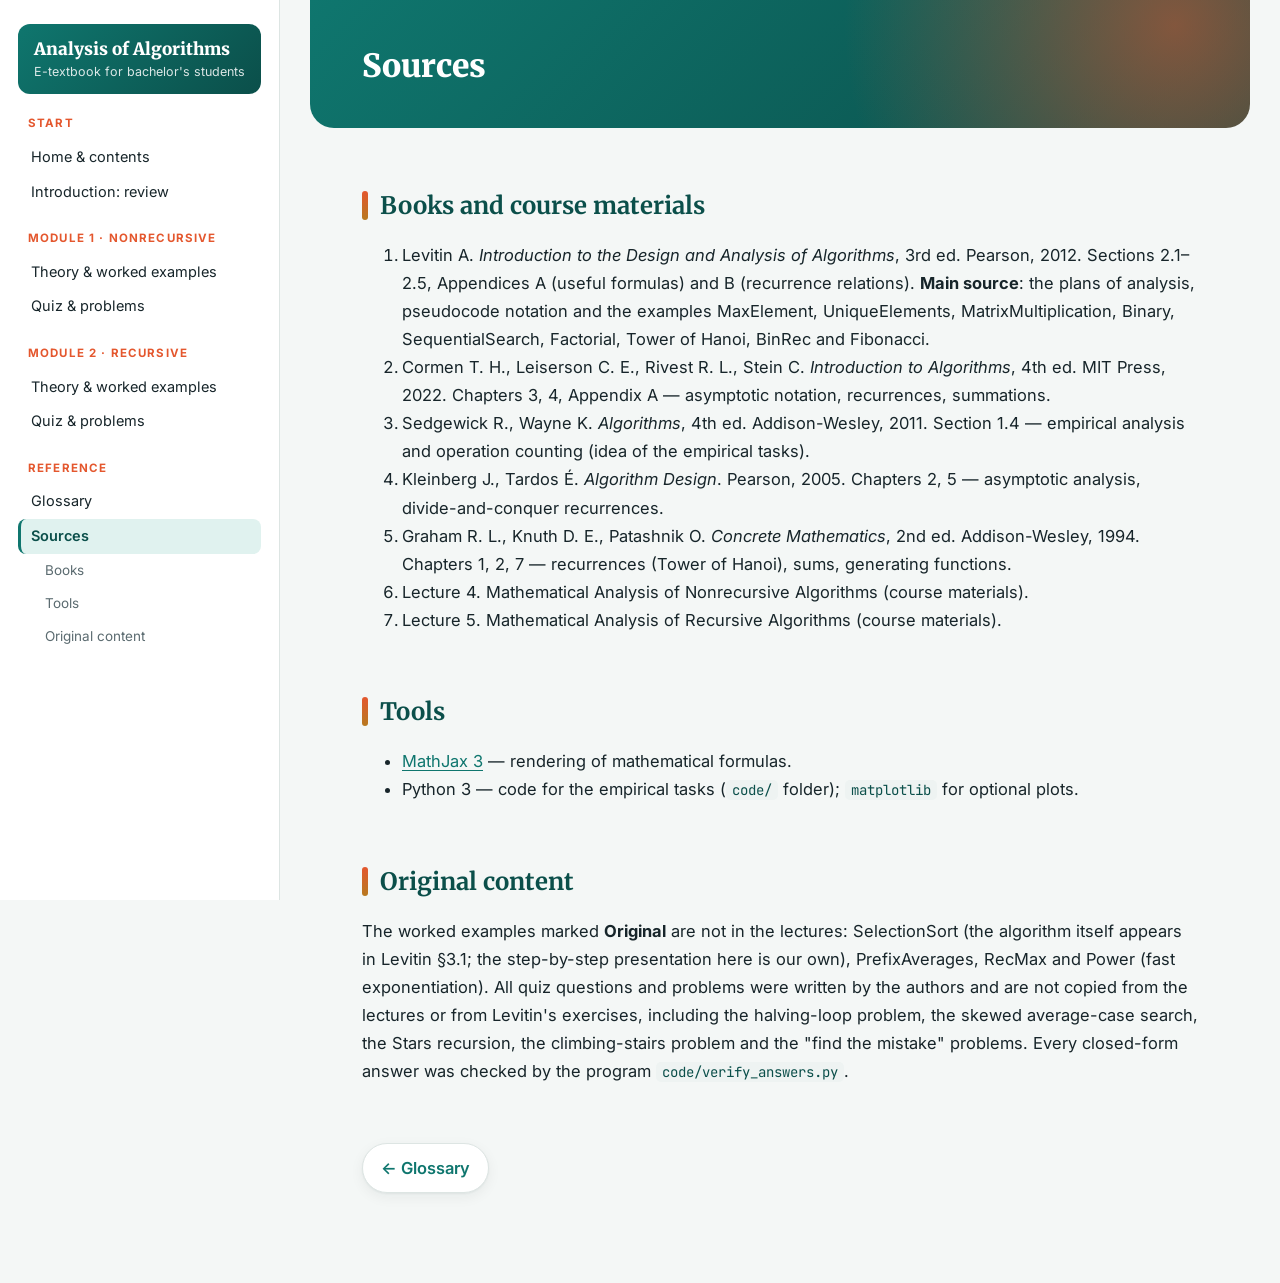
<file: sources.html>
<!DOCTYPE html>
<html lang="en">
<head>
<meta charset="utf-8">
<meta name="viewport" content="width=device-width, initial-scale=1">
<title>Sources — Analysis of Algorithms</title>
<link rel="stylesheet" href="assets/style.css">
<script defer src="assets/site.js"></script>
</head>
<body>
<div class="layout">
<main>

<h1>Sources</h1>

<h2 id="books" data-short="Books">Books and course materials</h2>
<ol>
<li>Levitin A. <i>Introduction to the Design and Analysis of Algorithms</i>, 3rd ed. Pearson, 2012. Sections 2.1–2.5, Appendices A (useful formulas) and B (recurrence relations). <b>Main source</b>: the plans of analysis, pseudocode notation and the examples MaxElement, UniqueElements, MatrixMultiplication, Binary, SequentialSearch, Factorial, Tower of Hanoi, BinRec and Fibonacci.</li>
<li>Cormen T. H., Leiserson C. E., Rivest R. L., Stein C. <i>Introduction to Algorithms</i>, 4th ed. MIT Press, 2022. Chapters 3, 4, Appendix A — asymptotic notation, recurrences, summations.</li>
<li>Sedgewick R., Wayne K. <i>Algorithms</i>, 4th ed. Addison-Wesley, 2011. Section 1.4 — empirical analysis and operation counting (idea of the empirical tasks).</li>
<li>Kleinberg J., Tardos É. <i>Algorithm Design</i>. Pearson, 2005. Chapters 2, 5 — asymptotic analysis, divide-and-conquer recurrences.</li>
<li>Graham R. L., Knuth D. E., Patashnik O. <i>Concrete Mathematics</i>, 2nd ed. Addison-Wesley, 1994. Chapters 1, 2, 7 — recurrences (Tower of Hanoi), sums, generating functions.</li>
<li>Lecture 4. Mathematical Analysis of Nonrecursive Algorithms (course materials).</li>
<li>Lecture 5. Mathematical Analysis of Recursive Algorithms (course materials).</li>
</ol>

<h2 id="tools" data-short="Tools">Tools</h2>
<ul>
<li><a href="https://www.mathjax.org/">MathJax 3</a> — rendering of mathematical formulas.</li>
<li>Python 3 — code for the empirical tasks (<code>code/</code> folder); <code>matplotlib</code> for optional plots.</li>
</ul>

<h2 id="original" data-short="Original content">Original content</h2>
<p>The worked examples marked <b>Original</b> are not in the lectures: SelectionSort (the algorithm itself appears in Levitin §3.1; the step-by-step presentation here is our own), PrefixAverages, RecMax and Power (fast exponentiation). All quiz questions and problems were written by the authors and are not copied from the lectures or from Levitin's exercises, including the halving-loop problem, the skewed average-case search, the Stars recursion, the climbing-stairs problem and the "find the mistake" problems. Every closed-form answer was checked by the program <code>code/verify_answers.py</code>.</p>

<div class="page-nav"></div>
</main>
</div>
</body>
</html>
</file>
<file: assets/style.css>
@import url("https://fonts.googleapis.com/css2?family=Inter:wght@400;500;600;700&family=Merriweather:wght@700;900&family=JetBrains+Mono:wght@400;600&display=swap");

:root {
  --bg: #f4f7f6;
  --panel: #ffffff;
  --ink: #17252a;
  --muted: #5b6b70;
  --accent: #0f766e;
  --accent-dark: #0b4f4a;
  --accent-soft: #e0f2ef;
  --coral: #e4572e;
  --coral-soft: #fdebe5;
  --gold: #b7791f;
  --gold-soft: #fdf4e3;
  --violet: #6d4bc4;
  --violet-soft: #f1edfb;
  --ok: #15803d;
  --ok-soft: #e4f6ea;
  --bad: #c2410c;
  --bad-soft: #fdece4;
  --border: #dde5e3;
  --code-bg: #eef3f2;
  --shadow: 0 1px 2px rgba(23, 37, 42, .05), 0 4px 14px rgba(23, 37, 42, .06);
  --radius: 14px;
  --sidebar-w: 280px;
}

* { box-sizing: border-box; }

html { scroll-behavior: smooth; }

body {
  margin: 0;
  font-family: "Inter", "Segoe UI", system-ui, -apple-system, Roboto, Arial, sans-serif;
  font-size: 16.5px;
  line-height: 1.7;
  color: var(--ink);
  background: var(--bg);
}

a { color: var(--accent); text-decoration-thickness: 1px; text-underline-offset: 3px; }
a:hover { color: var(--coral); }

::selection { background: #ffd8c9; }

.layout { display: flex; min-height: 100vh; }

/* ---------- sidebar ---------- */
.sidebar {
  width: var(--sidebar-w);
  flex-shrink: 0;
  background: var(--panel);
  border-right: 1px solid var(--border);
  padding: 24px 18px 40px;
  position: sticky;
  top: 0;
  height: 100vh;
  overflow-y: auto;
  font-size: 14.5px;
}
.sidebar .brand {
  display: block; margin-bottom: 18px; padding: 14px 16px; border-radius: 12px;
  background: linear-gradient(135deg, var(--accent) 0%, var(--accent-dark) 100%);
  color: #fff; text-decoration: none;
  font-family: "Merriweather", Georgia, serif; font-weight: 900; font-size: 17px; line-height: 1.3;
}
.sidebar .brand small { display: block; margin-top: 4px; font-family: "Inter", sans-serif; font-weight: 400; font-size: 12.5px; opacity: .85; }
.sidebar h4 {
  margin: 20px 0 6px; padding-left: 10px;
  font-size: 11.5px; font-weight: 700; text-transform: uppercase; letter-spacing: .1em; color: var(--coral);
}
.sidebar ul { list-style: none; padding: 0; margin: 0; }
.sidebar li a {
  display: block; padding: 5px 10px; border-radius: 8px;
  color: var(--ink); text-decoration: none; border-left: 3px solid transparent;
}
.sidebar li a:hover { background: var(--accent-soft); color: var(--accent-dark); }
.sidebar li a.active { background: var(--accent-soft); color: var(--accent-dark); font-weight: 600; border-left-color: var(--accent); }
.sidebar li.sub a { padding-left: 24px; font-size: 13.5px; color: var(--muted); }
.sidebar li.sub a:hover { color: var(--accent-dark); }

.menu-toggle { display: none; }

/* ---------- content ---------- */
main {
  flex: 1;
  max-width: 940px;
  padding: 0 52px 90px;
  margin: 0 auto;
}

h1, h2, h3 { font-family: "Merriweather", Georgia, serif; line-height: 1.3; color: var(--accent-dark); }
h1 {
  font-size: 2rem; font-weight: 900; color: #fff;
  margin: 0 -52px 8px; padding: 46px 52px 40px;
  background:
    radial-gradient(circle at 92% 20%, rgba(228, 87, 46, .55) 0, transparent 38%),
    linear-gradient(135deg, var(--accent) 0%, var(--accent-dark) 100%);
  border-radius: 0 0 24px 24px;
}
h2 {
  margin-top: 2.6em; font-size: 1.5rem;
  display: flex; align-items: center; gap: 12px;
}
h2::before {
  content: ""; width: 6px; height: 1.2em; border-radius: 3px; flex-shrink: 0;
  background: linear-gradient(var(--coral), var(--gold));
}
h3 { margin-top: 1.8em; font-size: 1.15rem; }
.lead { font-size: 1.08rem; color: var(--muted); margin-top: 18px; }

code, pre { font-family: "JetBrains Mono", Consolas, Menlo, monospace; font-size: 14px; }
code { background: var(--code-bg); color: var(--accent-dark); padding: 1px 6px; border-radius: 5px; }
pre { background: #17252a; color: #e6f1ef; padding: 16px 18px; border-radius: 12px; overflow-x: auto; line-height: 1.55; }
pre code { background: none; color: inherit; padding: 0; }
pre.pseudo { background: #fffdf7; color: var(--ink); border: 1px solid #efe4c8; border-left: 5px solid var(--gold); }
pre.pseudo b { color: var(--coral); }
pre.pseudo i { color: #8a8f86; }

table {
  border-collapse: separate; border-spacing: 0; margin: 1.2em 0; width: 100%; font-size: 15px;
  background: var(--panel); border: 1px solid var(--border); border-radius: 12px; overflow: hidden; box-shadow: var(--shadow);
}
th, td { padding: 9px 12px; text-align: left; vertical-align: top; border-bottom: 1px solid var(--border); }
tr:last-child td { border-bottom: 0; }
th { background: var(--accent); color: #fff; font-weight: 600; }
tr:nth-child(even) td { background: #f8fbfa; }

.box {
  border-radius: var(--radius); padding: 16px 20px; margin: 1.3em 0;
  background: var(--panel); border: 1px solid var(--border); border-left-width: 5px; box-shadow: var(--shadow);
}
.box > :first-child { margin-top: 0; }
.box > :last-child { margin-bottom: 0; }
.box.goal { background: var(--accent-soft); border-color: #b5ded7; border-left-color: var(--accent); }
.box.def { background: var(--violet-soft); border-color: #d9cff5; border-left-color: var(--violet); }
.box.warn { background: var(--coral-soft); border-color: #f6c9b9; border-left-color: var(--coral); }
.box.tip { background: var(--gold-soft); border-color: #f0dcb2; border-left-color: var(--gold); }
.box.summary { background: #e9f3f8; border-color: #c4dce8; border-left-color: #2b6f94; }
.box .box-title {
  display: block; margin-bottom: 6px;
  font-size: 12.5px; font-weight: 700; text-transform: uppercase; letter-spacing: .08em;
}
.box.goal .box-title { color: var(--accent); }
.box.def .box-title { color: var(--violet); }
.box.warn .box-title { color: var(--coral); }
.box.tip .box-title { color: var(--gold); }
.box.summary .box-title { color: #2b6f94; }

.badge {
  display: inline-block; font-family: "Inter", sans-serif; font-size: 11.5px; font-weight: 700;
  padding: 3px 10px; border-radius: 999px; vertical-align: middle; margin-left: 8px;
  letter-spacing: .04em; text-transform: uppercase;
}
.badge.orig { background: var(--coral); color: #fff; }
.badge.lvA { background: var(--ok-soft); color: var(--ok); }
.badge.lvB { background: var(--gold-soft); color: var(--gold); }
.badge.lvC { background: var(--bad-soft); color: var(--bad); }
.badge.mist { background: var(--violet-soft); color: var(--violet); }
.badge.emp { background: var(--accent-soft); color: var(--accent); }

.steps { counter-reset: step; list-style: none; padding-left: 0; }
.steps > li { counter-increment: step; position: relative; padding-left: 48px; margin-bottom: 12px; }
.steps > li::before {
  content: counter(step); position: absolute; left: 0; top: 0;
  width: 32px; height: 32px; border-radius: 10px;
  background: linear-gradient(135deg, var(--coral), var(--gold)); color: #fff;
  font-weight: 700; display: flex; align-items: center; justify-content: center; font-size: 14px;
}

/* worked examples / problems */
.example, .problem {
  border: 1px solid var(--border); border-radius: var(--radius); background: var(--panel);
  padding: 20px 24px; margin: 1.6em 0; box-shadow: var(--shadow);
  border-top: 4px solid var(--accent);
}
.problem { border-top-color: var(--coral); }
.example h3, .problem h3 { margin-top: 0; }
.plan-step { font-weight: 700; color: var(--coral); }

details { border: 1px solid var(--border); border-radius: 10px; margin: 8px 0; background: #fafcfb; overflow: hidden; }
details > summary { cursor: pointer; padding: 9px 14px; font-weight: 600; list-style: none; user-select: none; }
details > summary:hover { background: #f1f6f5; }
details > summary::-webkit-details-marker { display: none; }
details > summary::before { content: "+"; display: inline-block; width: 1.3em; font-weight: 700; }
details[open] > summary::before { content: "\2212"; }
details[open] > summary { border-bottom: 1px solid var(--border); }
details > .inner { padding: 6px 18px 14px; background: #fff; }
details.hint > summary { color: var(--gold); }
details.answer > summary { color: var(--ok); }
details.solution > summary { color: var(--accent); }

/* figures */
figure { margin: 1.8em 0; text-align: center; }
figure svg, figure canvas, figure img {
  max-width: 100%; height: auto; background: #fff;
  border: 1px solid var(--border); border-radius: 12px; box-shadow: var(--shadow);
}
figcaption { font-size: 14px; color: var(--muted); margin-top: 8px; font-style: italic; }

.widget {
  border: 2px dashed #9fd3ca; border-radius: var(--radius); padding: 16px 20px;
  background: linear-gradient(135deg, #f2fbf9, #fff8f4); margin: 1.4em 0;
}
.widget label { font-weight: 600; }
.widget input[type=range] { width: 260px; vertical-align: middle; accent-color: var(--coral); }
.widget select { font: inherit; font-size: 15px; padding: 4px 8px; border-radius: 8px; border: 1px solid var(--border); }
.widget .out { font-family: "JetBrains Mono", Consolas, monospace; font-size: 14px; margin-top: 10px; }

/* quiz */
.quiz { margin: 1.4em 0; }
.quiz .q {
  border: 1px solid var(--border); border-radius: var(--radius); padding: 16px 20px; margin-bottom: 16px;
  background: var(--panel); box-shadow: var(--shadow);
}
.quiz .q-text { font-weight: 600; margin-bottom: 10px; }
.quiz .opt {
  display: block; width: 100%; text-align: left; margin: 7px 0; padding: 9px 14px;
  border: 1.5px solid var(--border); border-radius: 10px; background: #fbfdfc; cursor: pointer;
  font: inherit; color: inherit; transition: border-color .15s, background .15s, transform .1s;
}
.quiz .opt:hover:not([disabled]) { border-color: var(--accent); background: var(--accent-soft); transform: translateX(3px); }
.quiz .opt[disabled] { cursor: default; }
.quiz .opt.correct { border-color: var(--ok); background: var(--ok-soft); }
.quiz .opt.wrong { border-color: var(--bad); background: var(--bad-soft); }
.quiz .why { font-size: 14.5px; margin: 2px 0 10px 14px; padding-left: 12px; border-left: 3px solid var(--border); color: var(--muted); display: none; }
.quiz .q.answered .why { display: block; }
.quiz .why.correct { border-color: var(--ok); color: #14532d; }
.quiz .why.chosen-wrong { border-color: var(--bad); color: #7c2d12; }
.quiz .score {
  font-weight: 700; padding: 14px 18px; border-radius: 12px; color: #fff;
  background: linear-gradient(135deg, var(--accent), var(--accent-dark));
}
.quiz .reset {
  margin-top: 10px; padding: 7px 16px; border-radius: 999px; border: 0;
  background: var(--coral); color: #fff; cursor: pointer; font: inherit; font-weight: 600;
}
.quiz .reset:hover { background: #c94420; }

.page-nav { display: flex; justify-content: space-between; margin-top: 3.5em; gap: 12px; }
.page-nav a {
  text-decoration: none; font-weight: 600; padding: 10px 18px; border-radius: 999px;
  background: var(--panel); border: 1px solid var(--border); box-shadow: var(--shadow);
}
.page-nav a:hover { background: var(--accent); color: #fff; border-color: var(--accent); }

.cards { display: grid; grid-template-columns: repeat(auto-fit, minmax(250px, 1fr)); gap: 16px; margin: 1.4em 0; }
.card {
  border: 1px solid var(--border); border-radius: var(--radius); background: var(--panel);
  padding: 18px 20px; text-decoration: none; color: inherit; box-shadow: var(--shadow);
  border-top: 4px solid var(--accent); transition: transform .15s, box-shadow .15s;
}
.card:nth-child(even) { border-top-color: var(--coral); }
.card:hover { transform: translateY(-3px); box-shadow: 0 10px 24px rgba(23, 37, 42, .12); color: inherit; }
.card h3 { margin: 0 0 6px; }
.card p { margin: 0; color: var(--muted); font-size: 14.5px; }

dl.glossary dt { font-family: "Merriweather", Georgia, serif; font-weight: 700; color: var(--accent-dark); margin-top: 18px; }
dl.glossary dd { margin-left: 0; padding: 4px 0 4px 16px; border-left: 3px solid var(--coral); }

@media (max-width: 900px) {
  .layout { display: block; }
  .sidebar { position: static; width: 100%; height: auto; display: none; border-right: 0; border-bottom: 1px solid var(--border); }
  .sidebar.open { display: block; }
  .menu-toggle {
    display: block; width: 100%; padding: 12px 16px; background: var(--accent-dark); color: #fff;
    border: 0; font: inherit; font-weight: 600; text-align: left; cursor: pointer;
  }
  main { padding: 0 18px 60px; }
  h1 { margin: 0 -18px 8px; padding: 30px 18px 26px; font-size: 1.6rem; border-radius: 0 0 18px 18px; }
}
</file>
